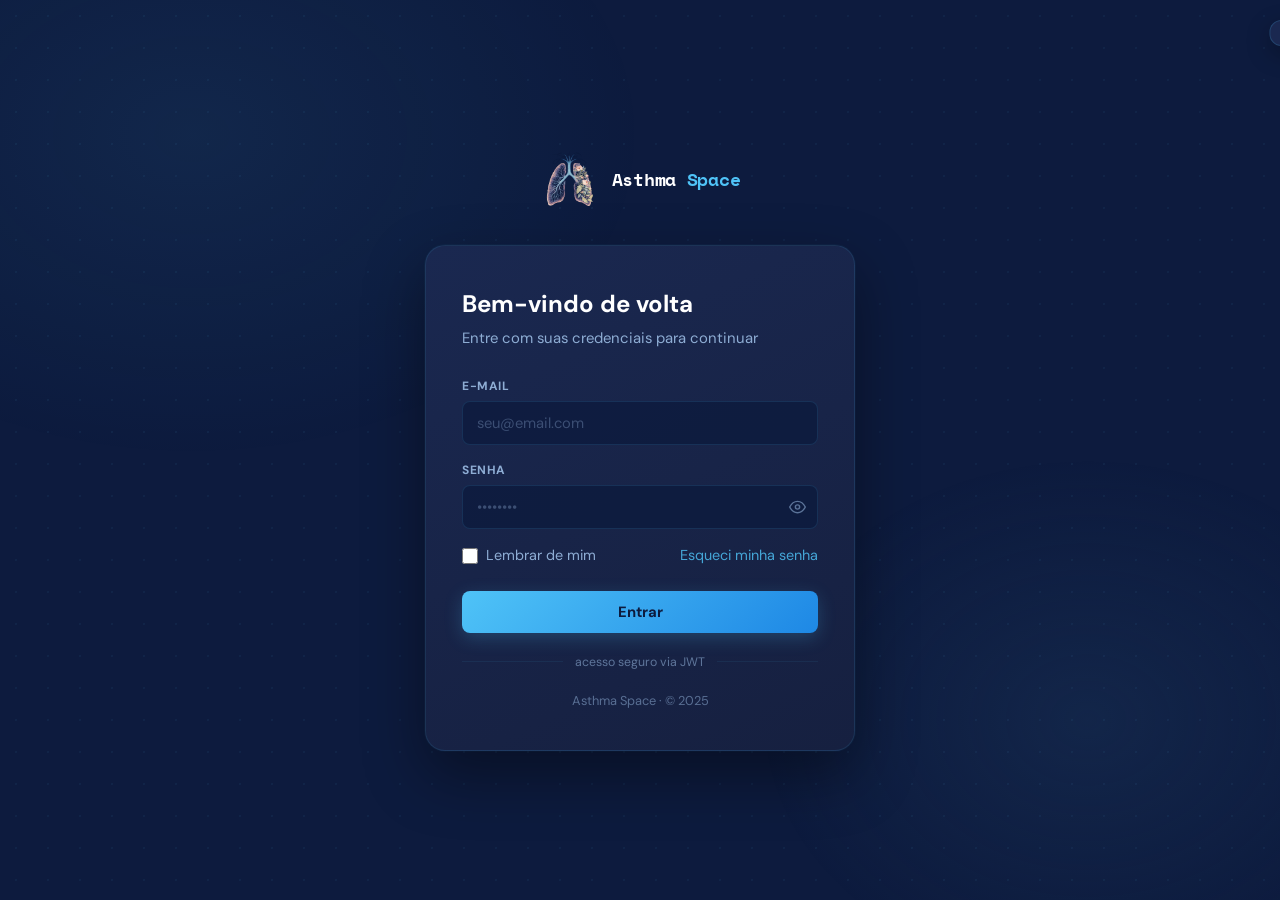
<file: index.html>
<!DOCTYPE html>
<html lang="pt-BR">
<head>
  <meta charset="UTF-8"/>
  <meta name="viewport" content="width=device-width, initial-scale=1.0"/>
  <title>Asthma Space — Login</title>
  <link rel="stylesheet" href="./css/style_global.css"/>
  <link rel="stylesheet" href="./css/style_login.css"/>
</head>
<body class="bg-dots bg-glow">

  <div class="page">

    <!-- Brand -->
    <a class="brand" href="#">
      <div class="brand-icon">
          <img src="./assets/brand_icon.png" alt="Asthma Space" width="48" height="48">
    </div>
      <span class="brand-name">Asthma<span> Space</span></span>
    </a>

    <!-- Card -->
    <div class="login-card">

      <div class="card-head">
        <h1>Bem-vindo de volta</h1>
        <p>Entre com suas credenciais para continuar</p>
      </div>

      <!-- E-mail -->
      <div class="field">
        <label class="lbl" for="email">E-mail</label>
        <input type="email" id="email" placeholder="seu@email.com" autocomplete="email"/>
        <div class="field-err" id="emailErr">Informe um e-mail válido.</div>
      </div>

      <!-- Senha -->
      <div class="field">
        <label class="lbl" for="senha">Senha</label>
        <div class="input-wrap">
          <input type="password" id="senha" placeholder="••••••••" autocomplete="current-password"/>
          <button class="input-icon" id="toggleSenha" type="button" aria-label="Mostrar senha">
            <svg id="eyeIcon" viewBox="0 0 24 24">
              <path d="M1 12s4-8 11-8 11 8 11 8-4 8-11 8-11-8-11-8z"/>
              <circle cx="12" cy="12" r="3"/>
            </svg>
          </button>
        </div>
        <div class="field-err" id="senhaErr">Informe sua senha.</div>
      </div>

      <!-- Lembrar + Esqueci -->
      <div class="row-mid">
        <label class="check-wrap">
          <input type="checkbox" id="lembrar"/>
          <span>Lembrar de mim</span>
        </label>
        <a href="#" class="link-forgot" id="openForgot">Esqueci minha senha</a>
      </div>

      <!-- Botão entrar -->
      <button class="btn btn-primary btn-full" id="btnLogin" type="button">
        <span class="btn-label">Entrar</span>
        <span class="spinner"></span>
      </button>

      <div class="divider"><span>acesso seguro via JWT</span></div>
      <p class="footer-note">Asthma Space · © 2025</p>

    </div>
  </div>

  <!-- Modal: Esqueci minha senha -->
  <div class="modal-overlay" id="modalForgot">
    <div class="modal-box" style="max-height: 90vh; overflow-y: auto;">
      <h3>Redefinir senha</h3>
      <p>Informe o e-mail da sua conta e enviaremos as instruções de recuperação.</p>
      <div class="field">
        <label class="lbl" for="emailReset">E-mail cadastrado</label>
        <input type="email" id="emailReset" placeholder="seu@email.com"/>
      </div>
      <div class="modal-actions">
        <button class="btn btn-ghost" id="closeForgot">Cancelar</button>
        <button class="btn btn-primary" id="btnReset" type="button">
          <span class="btn-label">Enviar</span>
          <span class="spinner"></span>
        </button>
      </div>
    </div>
  </div>

  <!-- Toast -->
  <div class="toast" id="toast">
    <span class="toast-icon" id="toastIcon"></span>
    <span id="toastMsg"></span>
  </div>

  <script type="module" src="./js/js_login.js"></script>
</body>
</html>
</file>
<file: css/style_global.css>
/* ============================================================
   global.css — Asthma Space · Design System
   ============================================================ */

@import url('https://fonts.googleapis.com/css2?family=DM+Sans:ital,opsz,wght@0,9..40,400;0,9..40,500;0,9..40,600;0,9..40,700;1,9..40,400&family=Space+Mono:wght@400;700&display=swap');

/* ── TOKENS ── */
:root {
  --bg:        #0D1B3E;
  --card:      #162040;
  --card-alt:  #1a2850;
  --primary:   #4FC3F7;
  --primary-dk:#1E88E5;
  --muted:     #8EADD4;
  --accent:    #1E3A5F;
  --error:     #FF6B6B;
  --success:   #56CFB2;
  --warn:      #FFB347;

  --font-body:    'DM Sans', sans-serif;
  --font-mono:    'Space Mono', monospace;

  --radius-sm:  8px;
  --radius-md:  12px;
  --radius-lg:  16px;
  --radius-xl:  20px;

  --shadow-sm:  0 4px 12px rgba(0,0,0,0.2);
  --shadow-md:  0 8px 24px rgba(0,0,0,0.3);
  --shadow-lg:  0 24px 60px rgba(0,0,0,0.4);
  --glow:       0 0 0 3px rgba(79,195,247,0.1);
}

/* ── RESET ── */
*, *::before, *::after { box-sizing: border-box; margin: 0; padding: 0; }
html, body { height: 100%; }
body {
  background: var(--bg);
  color: #fff;
  font-family: var(--font-body);
  -webkit-font-smoothing: antialiased;
  -moz-osx-font-smoothing: grayscale;
  line-height: 1.5;
  font-size: 16px;
}

/* ── BG TEXTURE ── */
.bg-dots::after {
  content: '';
  position: fixed; inset: 0;
  background-image: radial-gradient(circle, rgba(79,195,247,0.055) 1px, transparent 1px);
  background-size: 32px 32px;
  pointer-events: none;
  z-index: 0;
}
.bg-glow::before {
  content: '';
  position: fixed; inset: 0;
  background:
    radial-gradient(ellipse 700px 500px at 15% 15%, rgba(79,195,247,0.07) 0%, transparent 65%),
    radial-gradient(ellipse 500px 400px at 85% 80%, rgba(30,58,95,0.35) 0%, transparent 65%);
  pointer-events: none;
  z-index: 0;
}

/* ── TYPOGRAPHY ── */
h1 { font-size: 1.5rem; font-weight: 700; color: #fff; }
h2 { font-size: 1.25rem; font-weight: 700; color: #fff; }
h3 { font-size: 1.05rem; font-weight: 600; color: #fff; }
p  { color: var(--muted); }

.mono { font-family: var(--font-mono); }

/* ── FORM ELEMENTS ── */
label.lbl {
  display: block;
  font-size: 0.75rem;
  font-weight: 700;
  color: var(--muted);
  text-transform: uppercase;
  letter-spacing: 0.05em;
  margin-bottom: 6px;
}

input[type=text],
input[type=email],
input[type=password],
input[type=date],
input[type=tel],
select,
textarea {
  width: 100%;
  background: rgba(13,27,62,0.8);
  border: 1px solid rgba(79,195,247,0.13);
  border-radius: var(--radius-sm);
  padding: 11px 14px;
  color: #fff;
  font-size: 0.92rem;
  font-family: var(--font-body);
  outline: none;
  transition: border-color .2s, box-shadow .2s;
  -webkit-appearance: none;  
  appearance: none;          
}
input:focus, select:focus, textarea:focus {
  border-color: rgba(79,195,247,0.48);
  box-shadow: var(--glow);
}
input::placeholder,
textarea::placeholder { color: rgba(142,173,212,0.35); }
select option { background: #162040; }
textarea { resize: vertical; min-height: 80px; line-height: 1.5; }

input.err { border-color: rgba(255,107,107,0.5); }

.field { margin-bottom: 16px; }
.field-err {
  font-size: 0.78rem;
  color: var(--error);
  margin-top: 4px;
  display: none;
}
.field-err.show { display: block; }

/* icon input wrapper */
.input-wrap { position: relative; }
.input-wrap input { padding-right: 42px; }
.input-icon {
  position: absolute; right: 12px; top: 50%; transform: translateY(-50%);
  background: none; border: none; cursor: pointer;
  color: var(--muted); opacity: .6;
  display: flex; align-items: center;
  transition: opacity .2s;
}
.input-icon:hover { opacity: 1; }
.input-icon svg { width: 17px; height: 17px; stroke: currentColor; stroke-width: 2; fill: none; }

/* ── BUTTONS ── */
.btn {
  display: inline-flex; align-items: center; justify-content: center; gap: 7px;
  border-radius: var(--radius-sm);
  padding: 11px 20px;
  font-size: 0.93rem; font-weight: 700;
  font-family: var(--font-body);
  cursor: pointer; border: none;
  transition: opacity .15s, transform .12s, box-shadow .15s;
  text-decoration: none;
}
.btn:hover  { transform: translateY(-1px); }
.btn:active { transform: translateY(0); }
.btn:disabled { opacity: .55; cursor: not-allowed; transform: none !important; }

.btn-primary {
  background: linear-gradient(135deg, var(--primary), var(--primary-dk));
  color: #0D1B3E;
  box-shadow: 0 5px 18px rgba(79,195,247,0.22);
}
.btn-primary:hover { box-shadow: 0 7px 24px rgba(79,195,247,0.35); }

.btn-ghost {
  background: transparent;
  border: 1px solid rgba(79,195,247,0.18);
  color: var(--muted);
}
.btn-ghost:hover { border-color: rgba(79,195,247,0.4); color: #fff; }

.btn-danger {
  background: rgba(255,107,107,0.1);
  border: 1px solid rgba(255,107,107,0.25);
  color: var(--error);
}
.btn-danger:hover { background: rgba(255,107,107,0.18); border-color: rgba(255,107,107,0.45); }

.btn-success-outline {
  background: rgba(86,207,178,0.08);
  border: 1px solid rgba(86,207,178,0.25);
  color: var(--success);
}
.btn-success-outline:hover { background: rgba(86,207,178,0.15); }

.btn-full { width: 100%; }

/* spinner inside btn */
.btn .spinner {
  display: none;
  width: 17px; height: 17px;
  border: 2px solid rgba(13,27,62,0.3);
  border-top-color: #0D1B3E;
  border-radius: 50%;
  animation: spin .7s linear infinite;
}
.btn.loading .btn-label { display: none; }
.btn.loading .spinner   { display: block; }

/* ── TOGGLE SWITCH ── */
.toggle-row {
  display: flex; align-items: center; justify-content: space-between;
  padding: 10px 0;
}
.toggle-row span { font-size: 0.9rem; color: var(--muted); }
.toggle-switch {
  width: 42px; height: 24px;
  background: rgba(142,173,212,0.18);
  border-radius: 999px; cursor: pointer;
  border: none; position: relative;
  transition: background .2s;
  flex-shrink: 0;
}
.toggle-switch::after {
  content: '';
  position: absolute; top: 3px; left: 3px;
  width: 18px; height: 18px;
  border-radius: 50%; background: #fff;
  transition: transform .2s;
}
.toggle-switch.on { background: var(--success); }
.toggle-switch.on::after { transform: translateX(18px); }

/* ── BADGES ── */
.badge {
  padding: 3px 10px; border-radius: 999px;
  font-size: 0.73rem; font-weight: 700;
  font-family: var(--font-mono);
  white-space: nowrap;
}
.badge-admin  { background: rgba(79,195,247,0.14);  color: var(--primary); border: 1px solid rgba(79,195,247,0.25); }
.badge-user   { background: rgba(142,173,212,0.1);  color: var(--muted);   border: 1px solid rgba(142,173,212,0.2); }
.badge-medico { background: rgba(86,207,178,0.12);  color: var(--success); border: 1px solid rgba(86,207,178,0.25); }

/* ── STATUS DOT ── */
.dot {
  width: 8px; height: 8px; border-radius: 50%; flex-shrink: 0;
}
.dot-on  { background: var(--success); box-shadow: 0 0 6px rgba(86,207,178,0.5); }
.dot-off { background: rgba(142,173,212,0.25); }

/* ── TOAST ── */
.toast {
  position: fixed; top: 20px; right: 20px;
  background: var(--card-alt);
  border: 1px solid rgba(79,195,247,0.18);
  border-radius: var(--radius-md);
  padding: 12px 18px;
  font-size: 0.88rem; color: #fff;
  display: flex; align-items: center; gap: 9px;
  box-shadow: var(--shadow-md);
  transform: translateX(120%);
  transition: transform .35s cubic-bezier(.34,1.56,.64,1);
  z-index: 200; max-width: 320px;
}
.toast.show  { transform: translateX(0); }
.toast.t-ok  { border-color: rgba(86,207,178,0.35); }
.toast.t-err { border-color: rgba(255,107,107,0.35); }
.toast-icon  { font-size: 1rem; }

/* ── MODAL ── */
.modal-overlay {
  position: fixed; inset: 0;
  background: rgba(13,27,62,0.78);
  backdrop-filter: blur(5px);
  z-index: 100;
  display: flex; align-items: center; justify-content: center;
  padding: 20px;
  opacity: 0; pointer-events: none;
  transition: opacity .2s;
}
.modal-overlay.open { opacity: 1; pointer-events: all; }

.modal-box {
  background: linear-gradient(155deg, var(--card-alt), var(--card));
  border: 1px solid rgba(79,195,247,0.14);
  border-radius: var(--radius-lg);
  padding: 30px;
  width: 100%; max-width: 380px;
  box-shadow: var(--shadow-lg);
  transform: scale(.95);
  transition: transform .22s;
}
.modal-overlay.open .modal-box { transform: scale(1); }
.modal-box h3  { margin-bottom: 8px; }
.modal-box p   { font-size: 0.9rem; line-height: 1.55; margin-bottom: 22px; }
.modal-actions { display: flex; gap: 10px; }
.modal-actions .btn { flex: 1; }

/* ── DIVIDER ── */
.divider {
  display: flex; align-items: center; gap: 12px;
  margin: 20px 0;
}
.divider::before, .divider::after {
  content: ''; flex: 1; height: 1px;
  background: rgba(79,195,247,0.07);
}
.divider span { font-size: 0.77rem; color: var(--muted); opacity: .6; white-space: nowrap; }

/* ── SECTION TITLE ── */
.section-title {
  font-size: 0.72rem; font-weight: 700;
  color: var(--muted); text-transform: uppercase; letter-spacing: .06em;
  padding-bottom: 8px;
  border-bottom: 1px solid rgba(79,195,247,0.07);
  margin-bottom: 14px;
}

/* ── ANIMATIONS ── */
@keyframes spin     { to { transform: rotate(360deg); } }
@keyframes fadeUp   { from { opacity:0; transform:translateY(16px); } to { opacity:1; transform:translateY(0); } }
@keyframes fadeDown { from { opacity:0; transform:translateY(-12px); } to { opacity:1; transform:translateY(0); } }
@keyframes fadeIn   { from { opacity:0; } to { opacity:1; } }
</file>
<file: css/style_login.css>
/* ============================================================
   login.css — Asthma Space · Tela de Login
   ============================================================ */

.page {
  min-height: 100vh;
  display: flex;
  flex-direction: column;
  align-items: center;
  justify-content: center;
  padding: 28px 16px;
  position: relative;
  z-index: 1;
  box-sizing: border-box;
}

/* ── BRAND ── */
.brand {
  display: flex;
  align-items: center;
  gap: 12px;
  margin-bottom: 36px;
  animation: fadeDown .5s ease both;
  text-decoration: none;
}

.brand-icon {
  width: 60px;
  height: 60px;
  flex-shrink: 0;
}

.brand-icon img {
  width: 100%;
  height: 100%;
  object-fit: contain;
}

.brand-name {
  font-family: var(--font-mono);
  font-size: 1.1rem;
  font-weight: 700;
  color: #fff;
  letter-spacing: -.3px;
}
.brand-name span { color: var(--primary); }

/* ── CARD ── */
.login-card {
  background: linear-gradient(155deg, #1a2850, #162040);
  border: 1px solid rgba(79,195,247,0.11);
  border-radius: var(--radius-xl);
  padding: 40px 36px;
  width: 100%;
  max-width: 430px;
  box-shadow: var(--shadow-lg), 0 0 0 1px rgba(79,195,247,0.04);
  animation: fadeUp .5s ease .08s both;
  box-sizing: border-box;
}

.card-head { margin-bottom: 28px; }
.card-head h1 { font-size: 1.5rem; margin-bottom: 5px; }
.card-head p  { font-size: 0.93rem; }

/* ── REMEMBER / FORGOT ROW ── */
.row-mid {
  display: flex;
  align-items: center;
  justify-content: space-between;
  flex-wrap: wrap;
  gap: 10px;
  margin-bottom: 24px;
}

.check-wrap {
  display: flex;
  align-items: center;
  gap: 8px;
  cursor: pointer;
}
.check-wrap input[type=checkbox] {
  width: 16px;
  height: 16px;
  accent-color: var(--primary);
  cursor: pointer;
}
.check-wrap span { font-size: 0.9rem; color: var(--muted); }

.link-forgot {
  font-size: 0.9rem;
  color: var(--primary);
  text-decoration: none;
  opacity: .82;
  transition: opacity .2s;
  white-space: nowrap;
}
.link-forgot:hover { opacity: 1; }

/* ── FOOTER NOTE ── */
.footer-note {
  text-align: center;
  margin-top: 18px;
  font-size: 0.8rem;
  color: var(--muted);
  opacity: .55;
}

/* ── FORGOT MODAL extras ── */
#modalForgot .modal-box h3 { margin-bottom: 6px; }

/* ── RESPONSIVE ── */
@media (max-width: 480px) {
  .page {
    padding: 20px 12px;
    justify-content: flex-start;
    padding-top: 40px;
  }

  .brand {
    margin-bottom: 24px;
  }

  .brand-icon {
    width: 48px;
    height: 48px;
  }

  .brand-name {
    font-size: 1rem;
  }

  .login-card {
    padding: 24px 18px;
    border-radius: var(--radius-lg);
  }

  .card-head {
    margin-bottom: 20px;
  }

  .card-head h1 {
    font-size: 1.25rem;
  }

  .card-head p {
    font-size: 0.88rem;
  }

  .row-mid {
    flex-direction: column;
    align-items: flex-start;
    gap: 8px;
    margin-bottom: 18px;
  }

  .link-forgot {
    font-size: 0.88rem;
  }
}
</file>
<file: css/style_admin.css>
/* ============================================================
   css_admin.css — Asthma Space · Gerenciar Perfis
   ============================================================ */

/* ── HEADER ── */
.site-header {
  position: sticky; top: 0; z-index: 40;
  background: rgba(13,27,62,0.93);
  backdrop-filter: blur(8px);
  border-bottom: 1px solid rgba(79,195,247,0.09);
  padding: 0 24px;
}
.header-inner {
  max-width: 1400px; margin: 0 auto;
  display: flex; align-items: center; justify-content: space-between;
  height: 64px; gap: 16px;
}
.brand { display: flex; align-items: center; gap: 10px; text-decoration: none; flex-shrink: 0; }
.brand-icon {
  width: 40px; 
  height: 45px;
}

.brand-icon img {
  width: 100%;
  height: 100%;
  object-fit: contain;
}
.brand-name { font-family: var(--font-mono); font-size: .92rem; font-weight: 700; color: #fff; }
.brand-name span { color: var(--primary); }

.header-search {
  flex: 1; max-width: 380px;
  background: rgba(22,32,64,0.85);
  border: 1px solid rgba(79,195,247,0.1);
  border-radius: var(--radius-sm);
  padding: 8px 13px;
  display: flex; align-items: center; gap: 9px;
}
.header-search svg { width: 15px; height: 15px; stroke: var(--muted); stroke-width: 2; fill: none; flex-shrink: 0; }
.header-search input {
  background: none; border: none; outline: none;
  color: #fff; font-size: .88rem; font-family: var(--font-body); width: 100%;
}
.header-search input::placeholder { color: rgba(142,173,212,0.38); }
.header-search input:focus { box-shadow: none; }

.header-right { display: flex; align-items: center; gap: 10px; }
.admin-chip {
  background: rgba(79,195,247,0.09);
  border: 1px solid rgba(79,195,247,0.2);
  border-radius: 999px; padding: 4px 12px;
  font-size: .75rem; font-weight: 700;
  color: var(--primary); font-family: var(--font-mono);
}
.btn-logout {
  display: flex; align-items: center; gap: 6px;
  background: none; border: 1px solid rgba(255,107,107,0.2);
  border-radius: var(--radius-sm); padding: 6px 11px;
  color: var(--error); font-size: .8rem; font-weight: 600;
  font-family: var(--font-body); cursor: pointer;
  transition: background .2s, border-color .2s;
}
.btn-logout:hover { background: rgba(255,107,107,0.07); border-color: rgba(255,107,107,0.4); }
.btn-logout svg { width: 13px; height: 13px; stroke: currentColor; stroke-width: 2; fill: none; }

/* ── LAYOUT ── */
.layout {
  max-width: 1400px; margin: 0 auto;
  display: grid; grid-template-columns: 1fr 360px;
  min-height: calc(100vh - 64px);
  position: relative; z-index: 1;
}

/* ── MAIN ── */
.main { padding: 28px 24px; overflow: auto; }
.page-title { margin-bottom: 22px; }
.page-title h1 { font-size: 1.3rem; font-weight: 700; margin-bottom: 3px; }
.page-title p  { font-size: .88rem; color: var(--muted); }

/* Stats */
.stats-grid { display: grid; grid-template-columns: repeat(4,1fr); gap: 14px; margin-bottom: 22px; }
.stat-card {
  background: var(--card); border: 1px solid rgba(79,195,247,0.08);
  border-radius: var(--radius-md); padding: 16px;
  position: relative; overflow: hidden;
}
.stat-card::before {
  content: ''; position: absolute; top: 0; left: 0; right: 0; height: 2px;
  background: linear-gradient(90deg, var(--primary), transparent);
}
.stat-lbl { font-size: .72rem; font-weight: 700; color: var(--muted); text-transform: uppercase; letter-spacing: .05em; margin-bottom: 5px; }
.stat-val { font-size: 1.65rem; font-weight: 700; color: #fff; font-family: var(--font-mono); line-height: 1; }
.stat-sub { font-size: .75rem; color: var(--muted); margin-top: 3px; }

/* Filtros */
.filter-bar { display: flex; align-items: center; gap: 8px; margin-bottom: 16px; flex-wrap: wrap; }
.chip {
  background: var(--card); border: 1px solid rgba(79,195,247,0.1);
  border-radius: 999px; padding: 5px 14px;
  font-size: .82rem; font-weight: 600; color: var(--muted);
  cursor: pointer; transition: all .18s;
}
.chip:hover, .chip.active {
  background: rgba(79,195,247,0.09);
  border-color: rgba(79,195,247,0.35); color: var(--primary);
}

/* Lista */
.user-list { display: flex; flex-direction: column; gap: 9px; }
.user-row {
  background: var(--card); border: 1px solid rgba(79,195,247,0.08);
  border-radius: var(--radius-md); padding: 13px 16px;
  display: grid; grid-template-columns: 40px 1fr auto auto auto;
  align-items: center; gap: 13px; cursor: pointer;
  transition: border-color .18s, background .18s, transform .1s;
  animation: fadeIn .3s ease both;
}
.user-row:hover { border-color: rgba(79,195,247,0.24); background: var(--card-alt); transform: translateX(2px); }
.user-row.selected { border-color: rgba(79,195,247,0.48); background: rgba(79,195,247,0.04); }

.avatar {
  width: 40px; height: 40px; border-radius: 50%;
  display: flex; align-items: center; justify-content: center;
  font-weight: 700; font-size: .88rem; color: #0D1B3E; flex-shrink: 0;
}
.user-name  { font-weight: 600; font-size: .93rem; color: #fff; }
.user-email { font-size: .8rem; color: var(--muted); margin-top: 1px; }

.badge { padding: 3px 10px; border-radius: 999px; font-size: .73rem; font-weight: 700; font-family: var(--font-mono); white-space: nowrap; }
.badge-admin  { background: rgba(79,195,247,0.14);  color: var(--primary); border: 1px solid rgba(79,195,247,0.25); }
.badge-user   { background: rgba(142,173,212,0.1);  color: var(--muted);   border: 1px solid rgba(142,173,212,0.2); }
.badge-medico { background: rgba(86,207,178,0.12);  color: var(--success); border: 1px solid rgba(86,207,178,0.25); }

.dot { width: 8px; height: 8px; border-radius: 50%; flex-shrink: 0; }
.dot-on  { background: var(--success); box-shadow: 0 0 6px rgba(86,207,178,0.5); }
.dot-off { background: rgba(142,173,212,0.25); }

.chevron { color: var(--muted); opacity: .35; transition: opacity .18s, transform .18s; }
.chevron svg { width: 15px; height: 15px; stroke: currentColor; stroke-width: 2; fill: none; }
.user-row:hover .chevron,
.user-row.selected .chevron { opacity: 1; transform: translateX(2px); }

.list-empty { text-align: center; padding: 52px 20px; color: var(--muted); }
.list-empty svg { width: 38px; height: 38px; stroke: var(--muted); stroke-width: 1.5; fill: none; opacity: .38; display: block; margin: 0 auto 12px; }

/* ── SIDEBAR ── */
.sidebar {
  border-left: 1px solid rgba(79,195,247,0.08);
  background: linear-gradient(180deg, #162040, #0D1B3E);
  overflow-y: auto;
}
.sidebar-empty {
  height: 100%; display: flex; flex-direction: column;
  align-items: center; justify-content: center;
  gap: 12px; text-align: center; color: var(--muted); opacity: .45; padding: 32px;
}
.sidebar-empty svg { width: 48px; height: 48px; stroke: var(--muted); stroke-width: 1.2; fill: none; }
.sidebar-empty p { font-size: .88rem; max-width: 190px; line-height: 1.55; }

/* ── ABAS ── */
.tabs {
  display: flex;
  border-bottom: 1px solid rgba(79,195,247,0.1);
  background: rgba(13,27,62,0.5);
}
.tab-btn {
  flex: 1; padding: 14px 8px;
  background: none; border: none; border-bottom: 2px solid transparent;
  color: var(--muted); font-size: .85rem; font-weight: 600;
  font-family: var(--font-body); cursor: pointer;
  transition: color .2s, border-color .2s;
  margin-bottom: -1px;
}
.tab-btn.active { color: var(--primary); border-bottom-color: var(--primary); }
.tab-btn:hover:not(.active) { color: #fff; }

.tab-panel { display: none; padding: 24px; }
.tab-panel.active { display: block; }

/* Edit head */
.edit-head { display: flex; align-items: center; gap: 13px; margin-bottom: 20px; }
.edit-avatar {
  width: 52px; height: 52px; border-radius: 50%;
  display: flex; align-items: center; justify-content: center;
  font-weight: 700; font-size: 1.1rem; color: #0D1B3E; flex-shrink: 0;
}
.edit-name { font-weight: 700; font-size: 1.03rem; color: #fff; }
.edit-meta { font-size: .8rem; color: var(--muted); margin-top: 2px; }

.edit-section { margin-bottom: 20px; }

/* ── BUTTON MORE ── */
.btn-more {
  width: 100%; background: rgba(79,195,247,0.06);
  border: 1px solid rgba(79,195,247,0.15);
  color: var(--muted); border-radius: var(--radius-sm);
  padding: 9px; font-size: .85rem; font-weight: 600;
  font-family: var(--font-body); cursor: pointer;
  transition: all .2s; display: flex; align-items: center;
  justify-content: center; gap: 7px; margin-top: 4px;
}
.btn-more:hover { background: rgba(79,195,247,0.12); border-color: rgba(79,195,247,0.3); color: var(--primary); }
.btn-more svg { width: 14px; height: 14px; stroke: currentColor; stroke-width: 2; fill: none; }

.action-stack { display: flex; flex-direction: column; gap: 8px; margin-top: 6px; }

/* ── MODAL SAÚDE ── */
.modal-saude-box {
  background: linear-gradient(155deg, var(--card-alt), var(--card));
  border: 1px solid rgba(79,195,247,0.14);
  border-radius: var(--radius-lg);
  width: 100%; max-width: 560px; max-height: 90vh; overflow-y: auto;
  box-shadow: var(--shadow-lg);
  transform: scale(.95); transition: transform .22s;
}
.modal-overlay.open .modal-saude-box { transform: scale(1); }

.modal-header {
  display: flex; align-items: center; justify-content: space-between;
  padding: 22px 24px 0; margin-bottom: 20px;
}
.modal-header h3 { font-size: 1.1rem; font-weight: 700; }
.modal-close {
  background: none; border: none; cursor: pointer;
  color: var(--muted); opacity: .6; padding: 4px;
  display: flex; align-items: center; transition: opacity .2s;
}
.modal-close:hover { opacity: 1; }
.modal-close svg { width: 20px; height: 20px; stroke: currentColor; stroke-width: 2; fill: none; }

.modal-body { padding: 0 24px 24px; }

.modal-grid { display: grid; grid-template-columns: 1fr 1fr; gap: 0 16px; }
.modal-grid .field-full { grid-column: 1 / -1; }

.addr-grid { display: grid; grid-template-columns: 1fr 1fr; gap: 0 14px; }
.addr-grid .field-full { grid-column: 1 / -1; }

.divider-h { height: 1px; background: rgba(79,195,247,0.07); margin: 16px 0; }

/* ── RESPONSIVE ── */
/* ── RESPONSIVE ── */
@media (max-width: 960px) {
  .layout { grid-template-columns: 1fr; }
  .sidebar {
    border-left: none;
    border-top: 1px solid rgba(79,195,247,0.08);
    min-height: 400px;
  }
  .stats-grid { grid-template-columns: repeat(2,1fr); }
}

@media (max-width: 600px) {
  /* Header */
  .site-header { padding: 0 14px; }
  .header-inner { gap: 10px; }
  .header-search { display: none; }
  .admin-chip { display: none; }
  .btn-logout span { display: none; }
  .btn-logout { padding: 7px; }
  .btn-logout svg { width: 16px; height: 16px; }

  /* Layout */
  .main { padding: 18px 14px; }

  /* Stats */
  .stats-grid {
    grid-template-columns: repeat(2,1fr);
    gap: 10px;
    margin-bottom: 16px;
  }
  .stat-val { font-size: 1.35rem; }

  /* Filtros */
  .filter-bar { gap: 6px; }
  .chip { font-size: .78rem; padding: 4px 11px; }

  /* User row — esconde chevron, ajusta colunas */
  .user-row {
    grid-template-columns: 36px 1fr auto auto;
    padding: 11px 12px;
    gap: 10px;
  }
  .user-row .chevron { display: none; }
  .user-name  { font-size: .88rem; }
  .user-email { font-size: .75rem; }

  /* Sidebar / Edit panel */
  .tab-panel { padding: 18px 14px; }
  .tab-btn   { font-size: .8rem; padding: 12px 6px; }

  /* Modal saúde */
  .modal-saude-box { max-height: 85vh; }
  .modal-header { padding: 16px 16px 0; margin-bottom: 14px; }
  .modal-body   { padding: 0 16px 20px; }
  .modal-grid, .addr-grid { grid-template-columns: 1fr; }
  .modal-grid .field-full,
  .addr-grid .field-full { grid-column: 1; }

  /* Modal confirmação */
  .modal-box { padding: 24px 18px; }
  .modal-actions { flex-direction: column; gap: 8px; }
  .modal-actions .btn { width: 100%; }
}
</file>
